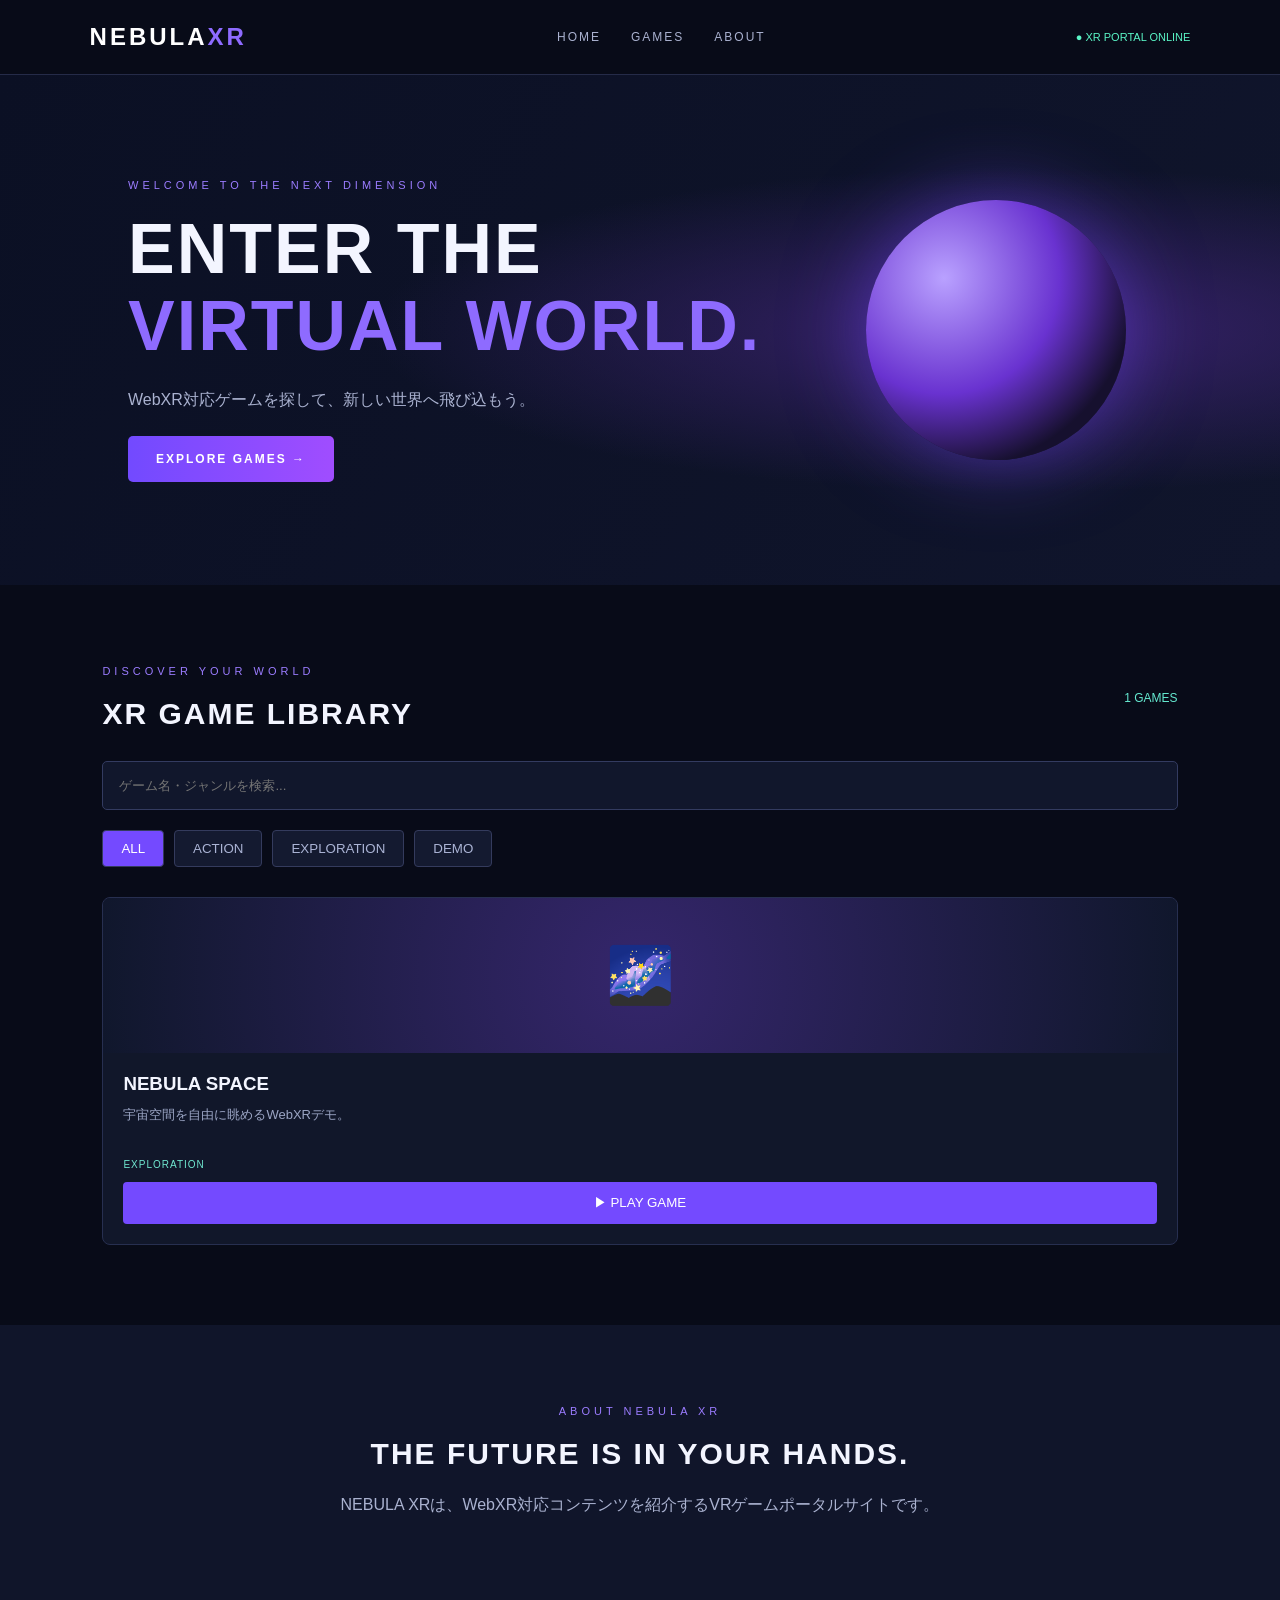
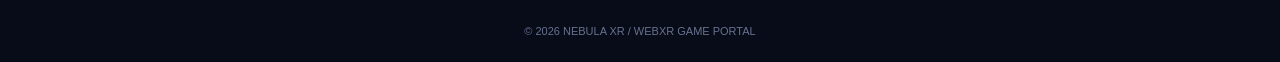
<file: index.html>
<!DOCTYPE html>
<html lang="ja">
<head>
  <meta charset="UTF-8">
  <meta name="viewport" content="width=device-width, initial-scale=1.0">
  <meta name="theme-color" content="#080b18">
  <title>NEBULA XR | VR GAME PORTAL</title>
  <link rel="stylesheet" href="style.css">
</head>
<body>
<header class="header">
  <a class="logo" href="#">NEBULA<span>XR</span></a>
  <nav>
    <a href="#home">HOME</a>
    <a href="#games">GAMES</a>
    <a href="#about">ABOUT</a>
  </nav>
  <div class="status">● XR PORTAL ONLINE</div>
</header>

<main>
  <section class="hero" id="home">
    <div class="hero-content">
      <p class="eyebrow">WELCOME TO THE NEXT DIMENSION</p>
      <h1>ENTER THE<br><span>VIRTUAL WORLD.</span></h1>
      <p class="description">WebXR対応ゲームを探して、新しい世界へ飛び込もう。</p>
      <a href="#games" class="main-button">EXPLORE GAMES →</a>
    </div>
    <div class="orb" aria-hidden="true"></div>
  </section>

  <section class="games-section" id="games">
    <div class="section-heading">
      <div>
        <p class="eyebrow">DISCOVER YOUR WORLD</p>
        <h2>XR GAME LIBRARY</h2>
      </div>
      <span id="game-count">0 GAMES</span>
    </div>

    <label class="sr-only" for="search">ゲームを検索</label>
    <input type="search" id="search" placeholder="ゲーム名・ジャンルを検索...">

    <div class="filters" aria-label="ジャンルで絞り込み">
      <button class="filter active" data-filter="all">ALL</button>
      <button class="filter" data-filter="action">ACTION</button>
      <button class="filter" data-filter="exploration">EXPLORATION</button>
      <button class="filter" data-filter="demo">DEMO</button>
    </div>

    <div class="game-grid" id="game-grid" aria-live="polite"></div>
  </section>

  <section class="about" id="about">
    <p class="eyebrow">ABOUT NEBULA XR</p>
    <h2>THE FUTURE IS IN YOUR HANDS.</h2>
    <p>NEBULA XRは、WebXR対応コンテンツを紹介するVRゲームポータルサイトです。</p>
  </section>
</main>

<div class="player" id="player" aria-hidden="true">
  <div class="player-header">
    <span id="player-title">GAME PLAYER</span>
    <button id="close-player" type="button">✕ CLOSE</button>
  </div>
  <iframe id="game-frame" title="VR Game"
    allow="xr-spatial-tracking; fullscreen"
    allowfullscreen></iframe>
</div>

<footer><p>© 2026 NEBULA XR / WEBXR GAME PORTAL</p></footer>
<script src="script.js"></script>
</body>
</html>
</file>
<file: style.css>
* { box-sizing: border-box; margin: 0; padding: 0; }
html { scroll-behavior: smooth; }
body { background: #080b18; color: #f3f5ff; font-family: Arial, sans-serif; }
.header {
  min-height: 75px; padding: 0 7%; display: flex; align-items: center;
  justify-content: space-between; gap: 20px; border-bottom: 1px solid #252b48;
  background: #080b18; position: sticky; top: 0; z-index: 10;
}
.logo { font-size: 24px; font-weight: bold; color: white; text-decoration: none; letter-spacing: 3px; }
.logo span, .hero h1 span { color: #8e6bff; }
nav { display: flex; gap: 30px; }
nav a { color: #aab2d0; text-decoration: none; font-size: 12px; letter-spacing: 2px; }
.status { color: #5af5c6; font-size: 11px; white-space: nowrap; }
.hero {
  min-height: 510px; padding: 100px 10%; display: flex; align-items: center;
  position: relative; overflow: hidden;
  background: radial-gradient(ellipse at 80% 50%, #38226c 0%, transparent 45%), linear-gradient(120deg, #0b1024, #10152c);
}
.hero-content { z-index: 1; }
.eyebrow { color: #9b7cff; letter-spacing: 4px; font-size: 11px; margin-bottom: 20px; }
.hero h1 { font-size: clamp(38px, 6vw, 70px); line-height: 1.1; letter-spacing: 2px; }
.description { color: #aab2d0; margin: 25px 0; }
.main-button {
  display: inline-block; padding: 16px 28px; color: white; text-decoration: none;
  background: linear-gradient(90deg, #724aff, #a04dff); border-radius: 5px;
  font-size: 12px; font-weight: bold; letter-spacing: 2px;
}
.orb {
  position: absolute; right: 12%; width: 260px; height: 260px; border-radius: 50%;
  background: radial-gradient(circle at 30% 30%, #b9a1ff, #6932d0 45%, #16102e 75%);
  box-shadow: 0 0 80px #7448ff88;
}
.games-section { padding: 80px 8%; }
.section-heading { display: flex; justify-content: space-between; align-items: center; gap: 20px; margin-bottom: 30px; }
.section-heading h2, .about h2 { font-size: 30px; letter-spacing: 2px; }
#game-count { color: #65e9d0; font-size: 12px; white-space: nowrap; }
#search {
  width: 100%; padding: 16px; background: #11172c; border: 1px solid #333b60;
  color: white; border-radius: 5px; outline: none;
}
#search:focus { border-color: #9674ff; }
.filters { display: flex; flex-wrap: wrap; gap: 10px; margin: 20px 0 30px; }
.filter { padding: 10px 18px; background: #141a30; border: 1px solid #343b5d; color: #abb4d5; cursor: pointer; border-radius: 4px; }
.filter.active { background: #744aff; color: white; }
.game-grid { display: grid; grid-template-columns: repeat(auto-fit, minmax(230px, 1fr)); gap: 22px; }
.game-card { background: #11172a; border: 1px solid #272f50; border-radius: 8px; overflow: hidden; transition: .25s; }
.game-card:hover { transform: translateY(-5px); border-color: #9273ff; box-shadow: 0 0 25px #7654ff33; }
.game-art { height: 155px; display: grid; place-items: center; font-size: 55px; background: radial-gradient(circle, #35266c, #10172c); }
.game-info { padding: 20px; }
.game-info h3 { margin-bottom: 10px; }
.game-info p { color: #9ba5c4; font-size: 13px; line-height: 1.6; min-height: 42px; }
.tag { display: inline-block; margin: 12px 0; color: #70e8d0; font-size: 10px; letter-spacing: 1px; }
.play-button { width: 100%; padding: 12px; background: #744aff; border: none; border-radius: 4px; color: white; cursor: pointer; }
.play-button:hover { background: #9674ff; }
.about { padding: 80px 10%; text-align: center; background: #10152a; }
.about p:last-child { color: #aab2d0; margin-top: 20px; line-height: 1.8; }
.player { display: none; position: fixed; inset: 3%; background: #070a16; border: 1px solid #8b6bff; border-radius: 8px; z-index: 30; overflow: hidden; }
.player.open { display: flex; flex-direction: column; }
.player-header { min-height: 48px; padding: 0 15px; display: flex; justify-content: space-between; align-items: center; color: #b8a4ff; }
.player-header button { background: none; border: none; color: white; cursor: pointer; padding: 10px; }
#game-frame { width: 100%; flex: 1; border: none; background: #080b18; }
footer { padding: 25px; text-align: center; color: #68718e; font-size: 11px; }
.sr-only { position: absolute; width: 1px; height: 1px; padding: 0; margin: -1px; overflow: hidden; clip: rect(0,0,0,0); white-space: nowrap; border: 0; }
@media (max-width: 650px) {
  .header { padding: 0 5%; }
  nav { gap: 12px; }
  nav a { font-size: 10px; }
  .status { display: none; }
  .hero { padding: 80px 7%; }
  .orb { opacity: .25; right: -100px; }
  .games-section { padding: 55px 6%; }
  .section-heading h2, .about h2 { font-size: 23px; }
}
</file>
